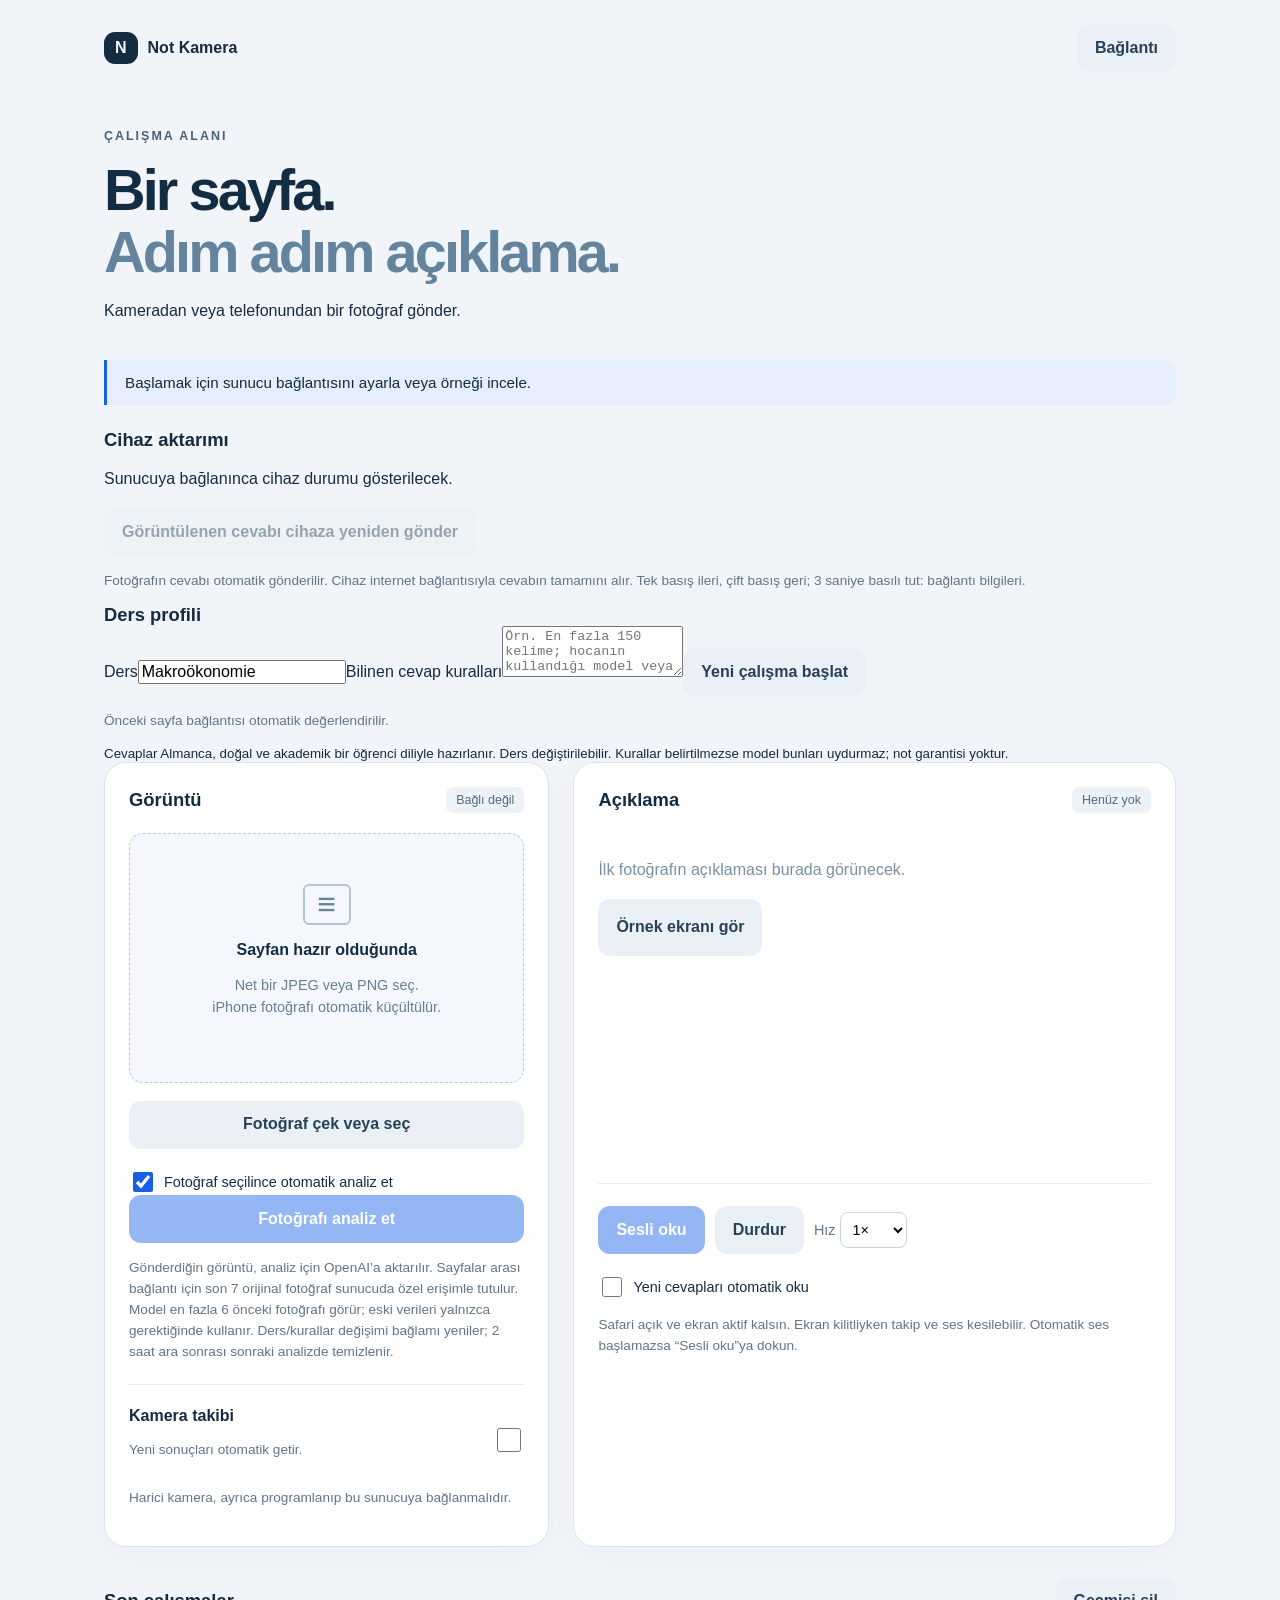
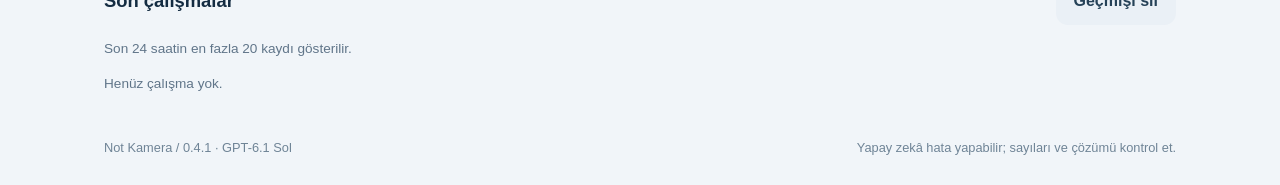
<file: web/index.html>
<!doctype html>
<html lang="tr"><head><meta charset="utf-8"><meta name="viewport" content="width=device-width,initial-scale=1,viewport-fit=cover"><meta name="theme-color" content="#142c42"><meta name="apple-mobile-web-app-capable" content="yes"><title>Not Kamera · Çalışma alanı</title><link rel="stylesheet" href="style.css"><script src="app.js?v=0.10.2" defer></script></head>
<body><header><a class="brand" href="./"><span class="mark">N</span> Not Kamera</a><button id="settingsButton" class="quiet">Bağlantı</button></header>
<main><div class="intro"><span class="eyebrow">ÇALIŞMA ALANI</span><h1>Bir sayfa.<br><span>Adım adım açıklama.</span></h1><p>Kameradan veya telefonundan bir fotoğraf gönder.</p></div>
<div id="notice" role="status" aria-live="polite">Başlamak için sunucu bağlantısını ayarla veya örneği incele.</div>
<section><h2>Cihaz aktarımı</h2><p id="deviceStatus" role="status">Sunucuya bağlanınca cihaz durumu gösterilecek.</p><button id="sendDevice" class="quiet" disabled>Görüntülenen cevabı cihaza yeniden gönder</button><p class="caption">Fotoğrafın cevabı otomatik gönderilir. Cihaz internet bağlantısıyla cevabın tamamını alır. Tek basış ileri, çift basış geri; 3 saniye basılı tut: bağlantı bilgileri.</p></section><section><h2>Ders profili</h2><label>Ders<input id="course" value="Makroökonomie" maxlength="120" placeholder="Örn. Statistik, Mikroökonomie"></label><label>Bilinen cevap kuralları<textarea id="rules" maxlength="1000" rows="3" placeholder="Örn. En fazla 150 kelime; hocanın kullandığı model veya gösterim"></textarea></label><button type="button" id="newStudy" class="quiet">Yeni çalışma başlat</button><p id="contextStatus" class="caption">Önceki sayfa bağlantısı otomatik değerlendirilir.</p><small>Cevaplar Almanca, doğal ve akademik bir öğrenci diliyle hazırlanır. Ders değiştirilebilir. Kurallar belirtilmezse model bunları uydurmaz; not garantisi yoktur.</small></section><div class="grid"><section class="panel source"><div class="sectionhead"><h2>Görüntü</h2><span id="connectionBadge" class="badge">Bağlı değil</span></div><div class="preview" id="preview"><div id="placeholder"><div class="page-icon">≡</div><strong>Sayfan hazır olduğunda</strong><p>Net bir JPEG veya PNG seç.<br>iPhone fotoğrafı otomatik küçültülür.</p></div><img id="photo" alt="Seçilen çalışma sayfası" hidden></div>
<label class="filebutton" for="file">Fotoğraf çek veya seç</label><input id="file" type="file" accept="image/*" capture="environment" hidden><label class="check"><input id="autoAnalyze" type="checkbox" checked> Fotoğraf seçilince otomatik analiz et</label><button id="send" disabled>Fotoğrafı analiz et</button><p class="caption">Gönderdiğin görüntü, analiz için OpenAI’a aktarılır. Sayfalar arası bağlantı için son 7 orijinal fotoğraf sunucuda özel erişimle tutulur. Model en fazla 6 önceki fotoğrafı görür; eski verileri yalnızca gerektiğinde kullanır. Ders/kurallar değişimi bağlamı yeniler; 2 saat ara sonrası sonraki analizde temizlenir.</p><div class="divider"></div><div class="sectionhead"><div><h3>Kamera takibi</h3><p class="caption">Yeni sonuçları otomatik getir.</p></div><label class="switch"><input id="watch" type="checkbox" aria-label="Kamera sonuçlarını takip et"><span></span></label></div><p class="caption">Harici kamera, ayrıca programlanıp bu sunucuya bağlanmalıdır.</p></section>
<section class="panel result"><div class="sectionhead"><h2>Açıklama</h2><span id="resultBadge" class="badge">Henüz yok</span></div><div id="answer" class="answer" aria-live="polite"><p class="empty">İlk fotoğrafın açıklaması burada görünecek.</p><button class="quiet" id="demo">Örnek ekranı gör</button></div><div class="audio"><button id="speak" disabled>Sesli oku</button><button id="stop" class="quiet">Durdur</button><label>Hız <select id="rate"><option value="0.8">0,8×</option><option value="1" selected>1×</option><option value="1.2">1,2×</option></select></label></div><label class="check"><input id="autoSpeak" type="checkbox"> Yeni cevapları otomatik oku</label><p class="caption">Safari açık ve ekran aktif kalsın. Ekran kilitliyken takip ve ses kesilebilir. Otomatik ses başlamazsa “Sesli oku”ya dokun.</p></section></div>
<section class="history"><div class="sectionhead"><h2>Son çalışmalar</h2><button class="quiet" id="clear">Geçmişi sil</button></div><p class="caption">Son 24 saatin en fazla 20 kaydı gösterilir.</p><div id="historyList"><p class="caption">Henüz çalışma yok.</p></div></section><footer>Not Kamera / 0.4.1 · GPT-6.1 Sol <span>Yapay zekâ hata yapabilir; sayıları ve çözümü kontrol et.</span></footer></main>
<dialog id="settings"><form id="connectForm"><div class="sectionhead"><h2>Sunucu bağlantısı</h2><button type="button" id="close" class="quiet">Kapat</button></div><p>Supabase analiz adresi hazırdır. Kendi uygulama erişim kodunu gir; OpenAI modeli GPT-6.1 Sol olarak sabittir.</p><label>Sunucu adresi<input id="apiUrl" type="url" placeholder="https://api.ornek.com" required autocomplete="url"></label><label>Uygulama erişim kodu<input id="appToken" type="password" minlength="32" required autocomplete="off"></label><label>Cihazın yerel adresi<input id="deviceUrl" type="url" placeholder="http://192.168.1.50" autocomplete="off"></label><button type="button" id="openDevice" class="quiet">Cihazı eşleştir</button><p class="caption">Cihazda 0.4.1 gerekir. İlk eşleştirmede telefon ve cihaz aynı ağda olsun. BOOT’a uzun basıp IP adresini gir. Eşleştirmeden sonra bu HTTPS siteden fotoğraf gönderebilirsin; cihaz cevabı kendisi alır.</p><p class="caption">Buraya OpenAI API anahtarını yazma. Erişim kodu yalnızca bu sekmenin oturumunda saklanır.</p><button type="submit">Bağlan</button><button type="button" id="disconnect" class="quiet">Bağlantıyı kaldır</button></form></dialog>
</body></html>
</file>
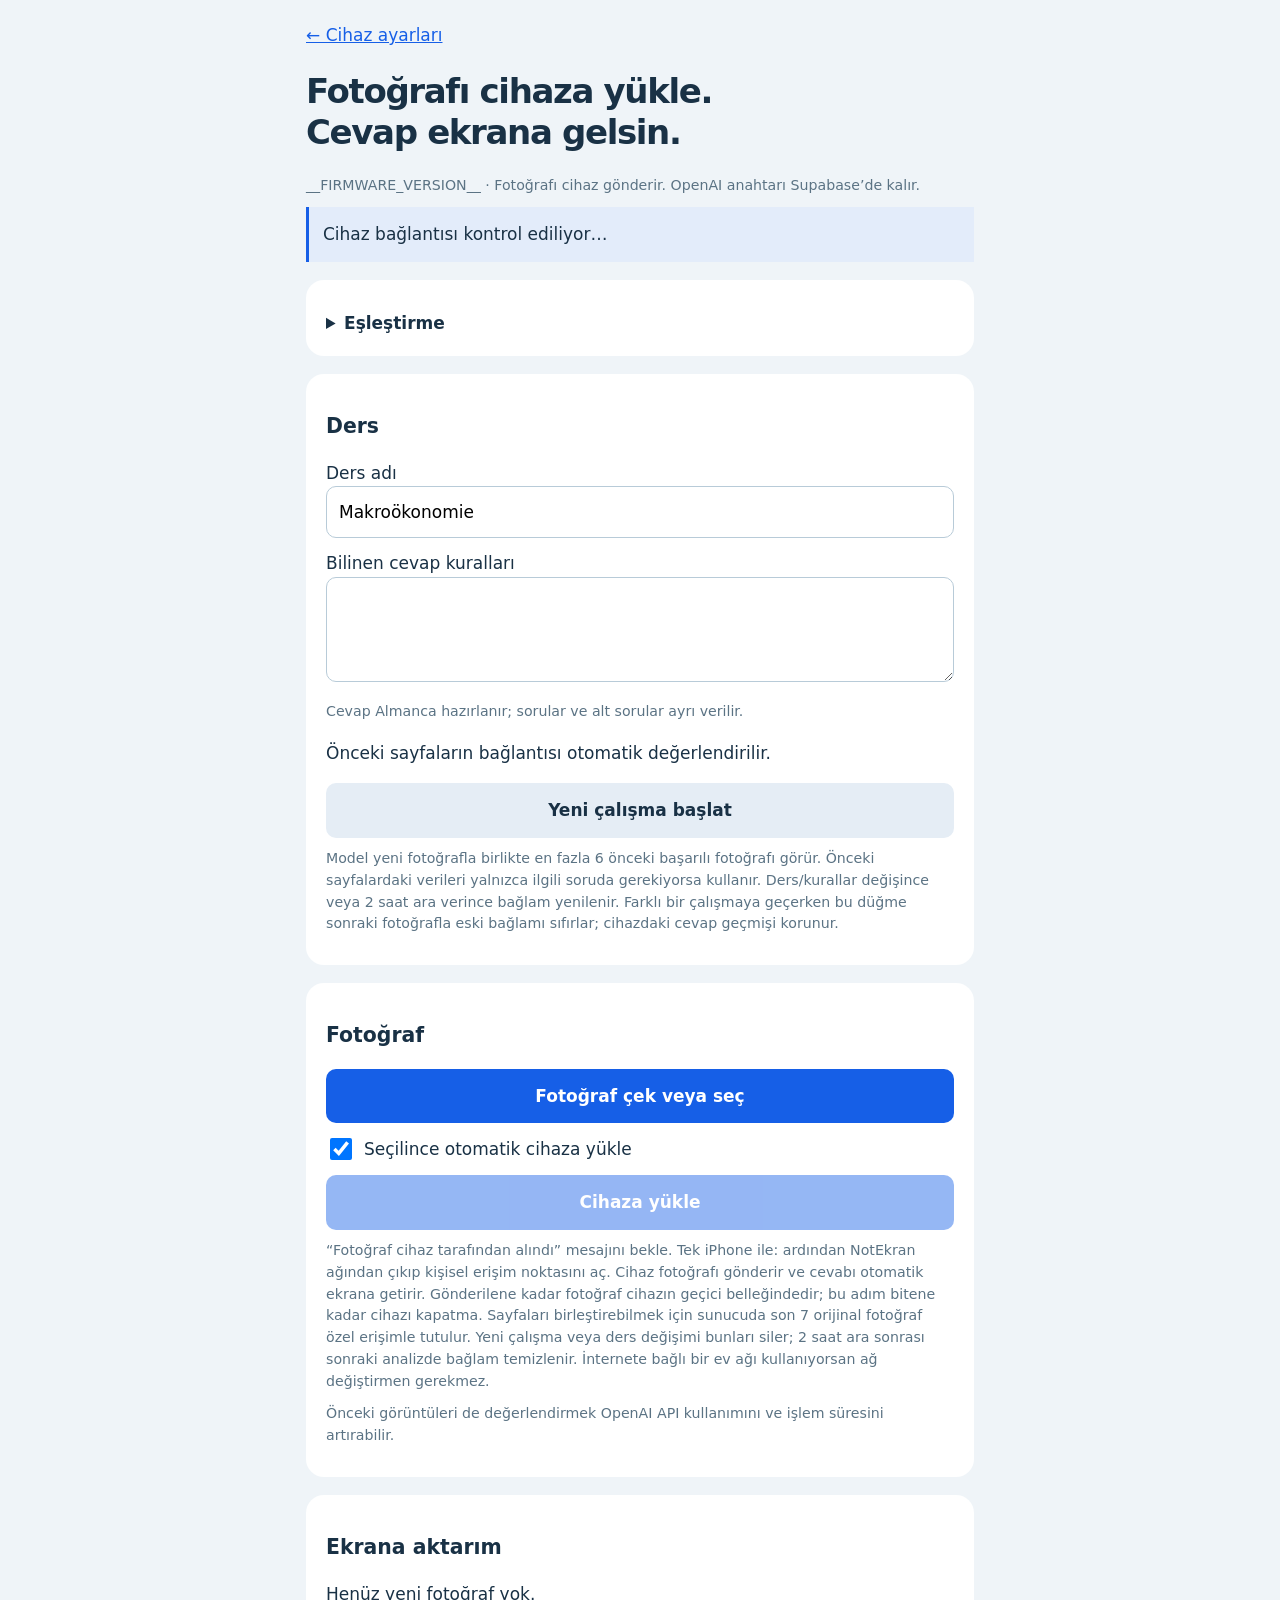
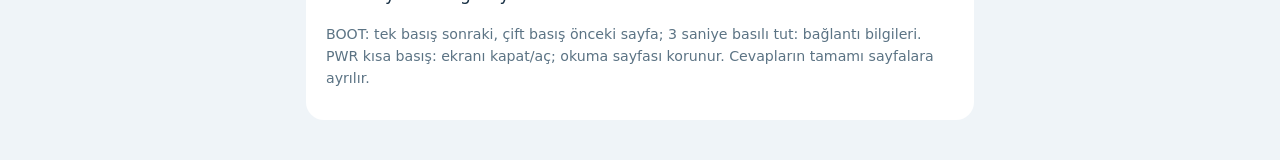
<file: firmware/ui/camera.html>
<!doctype html><html lang="tr"><head><meta charset="utf-8"><meta name="viewport" content="width=device-width,initial-scale=1"><meta name="referrer" content="no-referrer"><title>Not Ekran · Fotoğraftan açıklama</title><style>
:root{font:17px/1.55 system-ui;color:#193145;background:#eff4f8}*{box-sizing:border-box}body{max-width:700px;margin:auto;padding:22px 16px}a{color:#165fe7}h1{font-size:2rem;line-height:1.2;letter-spacing:-.04em}h2{font-size:1.2rem}section{background:white;padding:20px;border-radius:18px;margin:18px 0}label{display:block;margin:12px 0}input,textarea,select,button{font:inherit;border-radius:10px;border:1px solid #b8cbd8;padding:12px;width:100%}button,.filebutton{background:#165fe7;color:white;border:0;padding:14px;cursor:pointer;text-align:center;font-weight:600}button:disabled{opacity:.45;cursor:not-allowed}.quiet{background:#e5edf5;color:#193145}.filebutton{display:block;border-radius:10px}input[type=checkbox]{width:22px;height:22px;vertical-align:middle}.check{display:flex;gap:9px;align-items:center}small{display:block;color:#5b7384;line-height:1.55;margin:10px 0}.status{border-left:3px solid #165fe7;background:#e3ecfa;padding:14px}.status.error{background:#fff0ef;border-color:#a33535}#photo{max-width:100%;max-height:330px;object-fit:contain;display:block;margin:12px auto}#answer{white-space:pre-wrap;overflow-wrap:anywhere}.row{display:flex;gap:10px}.row>*{flex:1}[hidden]{display:none!important}summary{cursor:pointer}button:focus-visible,input:focus-visible{outline:3px solid #e7a522;outline-offset:2px}</style></head>
<body><a href="/">← Cihaz ayarları</a><h1>Fotoğrafı cihaza yükle.<br>Cevap ekrana gelsin.</h1><small><span id="firmwareVersion">__FIRMWARE_VERSION__</span> · Fotoğrafı cihaz gönderir. OpenAI anahtarı Supabase’de kalır.</small>
<div id="notice" class="status" role="status" aria-live="polite">Cihaz bağlantısı kontrol ediliyor…</div>
<section><small id="connection"></small><details id="settings"><summary><strong>Eşleştirme</strong></summary><form id="connect"><label>Uygulama erişim kodu<input id="appToken" type="password" required minlength="32" maxlength="256" autocomplete="off"></label><small>OpenAI API anahtarını buraya yazma. Önceden eşleştirdiysen kod cihazda kayıtlıdır; tekrar girmen gerekmez.</small><button id="connectButton">Eşleştirmeyi kaydet</button></form></details></section>
<section><h2>Ders</h2><label>Ders adı<input id="course" value="Makroökonomie" maxlength="120"></label><label>Bilinen cevap kuralları<textarea id="rules" maxlength="1000" rows="3"></textarea></label><small>Cevap Almanca hazırlanır; sorular ve alt sorular ayrı verilir.</small><p id="contextStatus">Önceki sayfaların bağlantısı otomatik değerlendirilir.</p><button type="button" id="newStudy" class="quiet">Yeni çalışma başlat</button><small>Model yeni fotoğrafla birlikte en fazla 6 önceki başarılı fotoğrafı görür. Önceki sayfalardaki verileri yalnızca ilgili soruda gerekiyorsa kullanır. Ders/kurallar değişince veya 2 saat ara verince bağlam yenilenir. Farklı bir çalışmaya geçerken bu düğme sonraki fotoğrafla eski bağlamı sıfırlar; cihazdaki cevap geçmişi korunur.</small></section>
<section><h2>Fotoğraf</h2><label for="file" class="filebutton">Fotoğraf çek veya seç</label><input id="file" type="file" accept="image/*" capture="environment" hidden><img id="photo" alt="Seçilen soru" hidden><label class="check"><input id="autoSend" type="checkbox" checked> Seçilince otomatik cihaza yükle</label><button id="send" disabled>Cihaza yükle</button><small>“Fotoğraf cihaz tarafından alındı” mesajını bekle. Tek iPhone ile: ardından NotEkran ağından çıkıp kişisel erişim noktasını aç. Cihaz fotoğrafı gönderir ve cevabı otomatik ekrana getirir. Gönderilene kadar fotoğraf cihazın geçici belleğindedir; bu adım bitene kadar cihazı kapatma. Sayfaları birleştirebilmek için sunucuda son 7 orijinal fotoğraf özel erişimle tutulur. Yeni çalışma veya ders değişimi bunları siler; 2 saat ara sonrası sonraki analizde bağlam temizlenir. İnternete bağlı bir ev ağı kullanıyorsan ağ değiştirmen gerekmez.</small><small>Önceki görüntüleri de değerlendirmek OpenAI API kullanımını ve işlem süresini artırabilir.</small></section>
<section><h2>Ekrana aktarım</h2><p id="screenStatus" aria-live="polite">Henüz yeni fotoğraf yok.</p><small>BOOT: tek basış sonraki, çift basış önceki sayfa; 3 saniye basılı tut: bağlantı bilgileri. PWR kısa basış: ekranı kapat/aç; okuma sayfası korunur. Cevapların tamamı sayfalara ayrılır.</small></section>
<script>window.NOT_CSRF="__CSRF__";</script><script>__SCRIPT__</script></body></html>
</file>
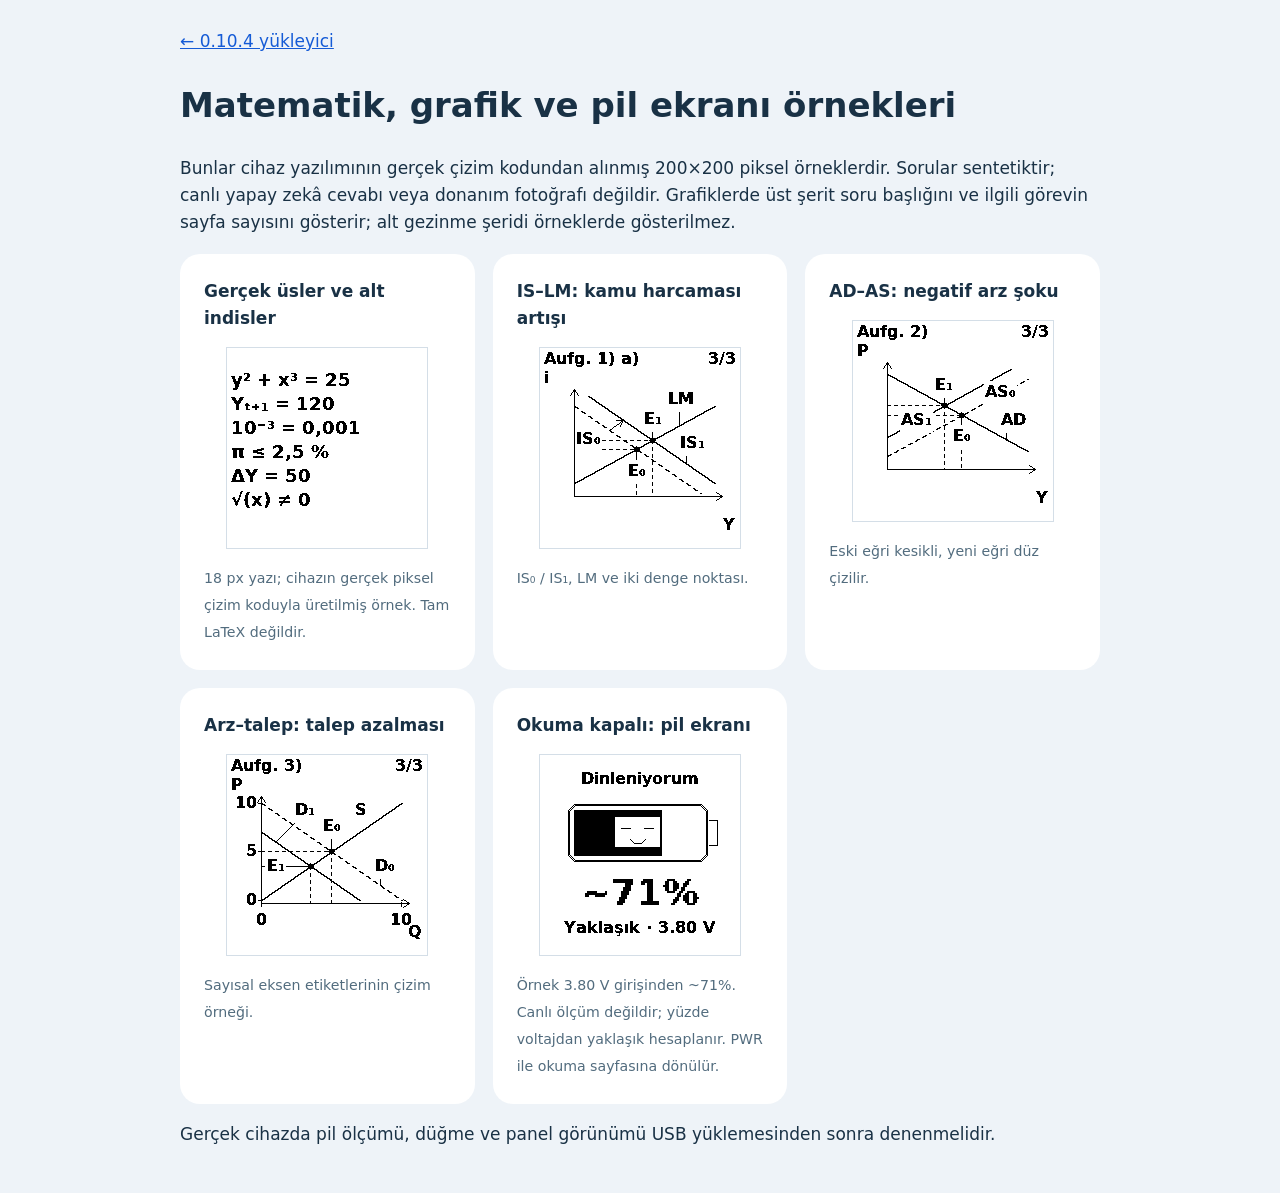
<file: web/install/preview.html>
<!doctype html><html lang="tr"><meta charset="utf-8"><meta name="viewport" content="width=device-width,initial-scale=1"><title>Not Ekran 0.10.2 · Çizim örnekleri</title>
<style>body{font:17px/1.6 system-ui;margin:0;background:#eef3f8;color:#193145}main{max-width:920px;margin:auto;padding:28px 20px}a{color:#155bd6}.grid{display:grid;grid-template-columns:repeat(auto-fit,minmax(280px,1fr));gap:18px}figure{margin:0;padding:24px;background:white;border-radius:20px}img{display:block;width:200px;height:200px;margin:16px auto;image-rendering:pixelated;box-shadow:0 0 0 1px #d4dee7}figcaption{font-weight:600}small{color:#526c7e}</style>
<main><a href="./?v=0.10.4">← 0.10.4 yükleyici</a><h1>Matematik, grafik ve pil ekranı örnekleri</h1><p>Bunlar cihaz yazılımının gerçek çizim kodundan alınmış 200×200 piksel örneklerdir. Sorular sentetiktir; canlı yapay zekâ cevabı veya donanım fotoğrafı değildir. Grafiklerde üst şerit soru başlığını ve ilgili görevin sayfa sayısını gösterir; alt gezinme şeridi örneklerde gösterilmez.</p>
<div class="grid"><figure><figcaption>Gerçek üsler ve alt indisler</figcaption><img src="previews/math.png" alt="y kare, x küp, t artı bir alt indisi, negatif üs, pi ve kök işareti"><small>18 px yazı; cihazın gerçek piksel çizim koduyla üretilmiş örnek. Tam LaTeX değildir.</small></figure><figure><figcaption>IS–LM: kamu harcaması artışı</figcaption><img src="previews/is-lm.png" alt="IS eğrisi sağa kayar, gelir ve faiz yükselir."><small>IS₀ / IS₁, LM ve iki denge noktası.</small></figure><figure><figcaption>AD–AS: negatif arz şoku</figcaption><img src="previews/ad-as.png" alt="AS eğrisi sola/yukarı kayar, fiyat düzeyi artar, gelir düşer."><small>Eski eğri kesikli, yeni eğri düz çizilir.</small></figure><figure><figcaption>Arz–talep: talep azalması</figcaption><img src="previews/supply-demand.png" alt="Talep eğrisi sola kayar, fiyat ve miktar düşer."><small>Sayısal eksen etiketlerinin çizim örneği.</small></figure><figure><figcaption>Okuma kapalı: pil ekranı</figcaption><img src="previews/battery.png" alt="Sevimli pil simgesi ve yaklaşık yüzde."><small>Örnek 3.80 V girişinden ~71%. Canlı ölçüm değildir; yüzde voltajdan yaklaşık hesaplanır. PWR ile okuma sayfasına dönülür.</small></figure></div>
<p>Gerçek cihazda pil ölçümü, düğme ve panel görünümü USB yüklemesinden sonra denenmelidir.</p></main></html>
</file>
<file: web/style.css>
:root{font-family:ui-sans-serif,-apple-system,BlinkMacSystemFont,"Segoe UI",sans-serif;color:#142c42;background:#f1f5f9;font-size:16px;color-scheme:light}*{box-sizing:border-box}body{margin:0}button,input,select{font:inherit}button,.filebutton{cursor:pointer;border:0;border-radius:12px;background:#165fe7;color:white;padding:14px 18px;font-weight:650;min-height:48px}button:disabled{opacity:.45;cursor:not-allowed}button:focus-visible,a:focus-visible,input:focus-visible,select:focus-visible{outline:3px solid #e8ac27;outline-offset:3px}.quiet{background:#eaf0f6;color:#264258}.brand{display:flex;align-items:center;gap:10px;color:inherit;text-decoration:none;font-weight:750}.mark{background:#142c42;color:#fff;padding:7px 11px;border-radius:11px}header{max-width:1120px;margin:auto;display:flex;justify-content:space-between;align-items:center;padding:24px}main{max-width:1120px;margin:auto;padding:12px 24px 30px}.intro{padding:18px 0 20px}.eyebrow{font-size:.78rem;font-weight:750;letter-spacing:.16em;color:#486279}h1{font-size:clamp(2.1rem,5vw,3.6rem);letter-spacing:-.05em;line-height:1.08;margin:15px 0}h1 span{color:#64839c}h2{font-size:1.15rem;margin:0}h3{font-size:1rem;margin:0}p{line-height:1.55}#notice{padding:14px 18px;border-left:3px solid #165fe7;background:#e5eefa;border-radius:0 10px 10px 0;margin-bottom:24px;font-size:.95rem}#notice.error{border-color:#b73535;background:#fff0ef;color:#912c2c}.grid{display:grid;grid-template-columns:.85fr 1.15fr;gap:24px}.panel{background:#fff;border:1px solid #dce5ed;border-radius:22px;padding:24px;box-shadow:0 8px 35px #142c4206}.sectionhead{display:flex;justify-content:space-between;align-items:center;gap:12px;margin-bottom:20px}.badge{font-size:.78rem;padding:6px 10px;border-radius:7px;background:#edf2f7;color:#526b80}.preview{height:250px;background:#f4f7fb;border:1px dashed #b8c9da;border-radius:14px;display:grid;place-items:center;text-align:center;overflow:hidden;margin-bottom:18px}.preview img{width:100%;height:100%;object-fit:contain}#placeholder p{font-size:.9rem;color:#648096}.page-icon{font-size:2rem;border:2px solid #b3c6d8;width:48px;margin:0 auto 16px;border-radius:6px;color:#62839e}.filebutton{display:block;text-align:center;background:#eaf0f6;color:#264258;margin-bottom:10px}#send{width:100%}.caption{font-size:.85rem;color:#607589;line-height:1.55}.divider{height:1px;background:#e7edf2;margin:22px 0}.source .sectionhead:last-of-type{margin-bottom:0}.switch input{width:24px;height:24px;accent-color:#165fe7}.answer{min-height:325px;white-space:pre-wrap;overflow-wrap:anywhere;line-height:1.8}.empty{color:#7890a4;white-space:normal;margin-top:45px}.audio{display:flex;gap:10px;align-items:center;flex-wrap:wrap;padding-top:22px;border-top:1px solid #e7edf2}.audio label{font-size:.9rem;color:#607589}.audio select{padding:8px;border:1px solid #c8d5e1;border-radius:8px;background:white}.check{display:flex;align-items:center;gap:8px;margin-top:20px;font-size:.9rem}.check input{width:20px;height:20px;accent-color:#165fe7}.history{margin-top:30px}.history .sectionhead{margin-bottom:5px}.history-item{width:100%;display:flex;justify-content:space-between;gap:16px;text-align:left;background:white;color:#264258;border:1px solid #dce5ed;margin:10px 0;font-weight:500}.history-item span{white-space:nowrap;color:#607589;font-size:.85rem}footer{display:flex;justify-content:space-between;gap:20px;padding-top:32px;color:#6f8496;font-size:.8rem}dialog{width:min(92vw,480px);border:1px solid #dce5ed;border-radius:20px;padding:25px;color:#142c42}dialog::backdrop{background:#142c4266}dialog label{display:block;margin:18px 0}dialog input{display:block;width:100%;margin-top:8px;border:1px solid #bbcbd9;border-radius:10px;padding:14px}dialog p{font-size:.9rem}dialog form>button{margin:5px 0}body:has(dialog[open]){overflow:hidden}@media(max-width:700px){header{padding:18px}main{padding:5px 16px 28px}.grid{grid-template-columns:1fr;gap:16px}.panel{padding:20px}.intro{padding-top:10px}.preview{height:200px}.answer{min-height:180px}footer{flex-direction:column;gap:8px}.history-item{flex-direction:column;gap:6px}h1{font-size:2.35rem}}@media(prefers-reduced-motion:no-preference){button{transition:background .15s}}[hidden]{display:none!important}
</file>
